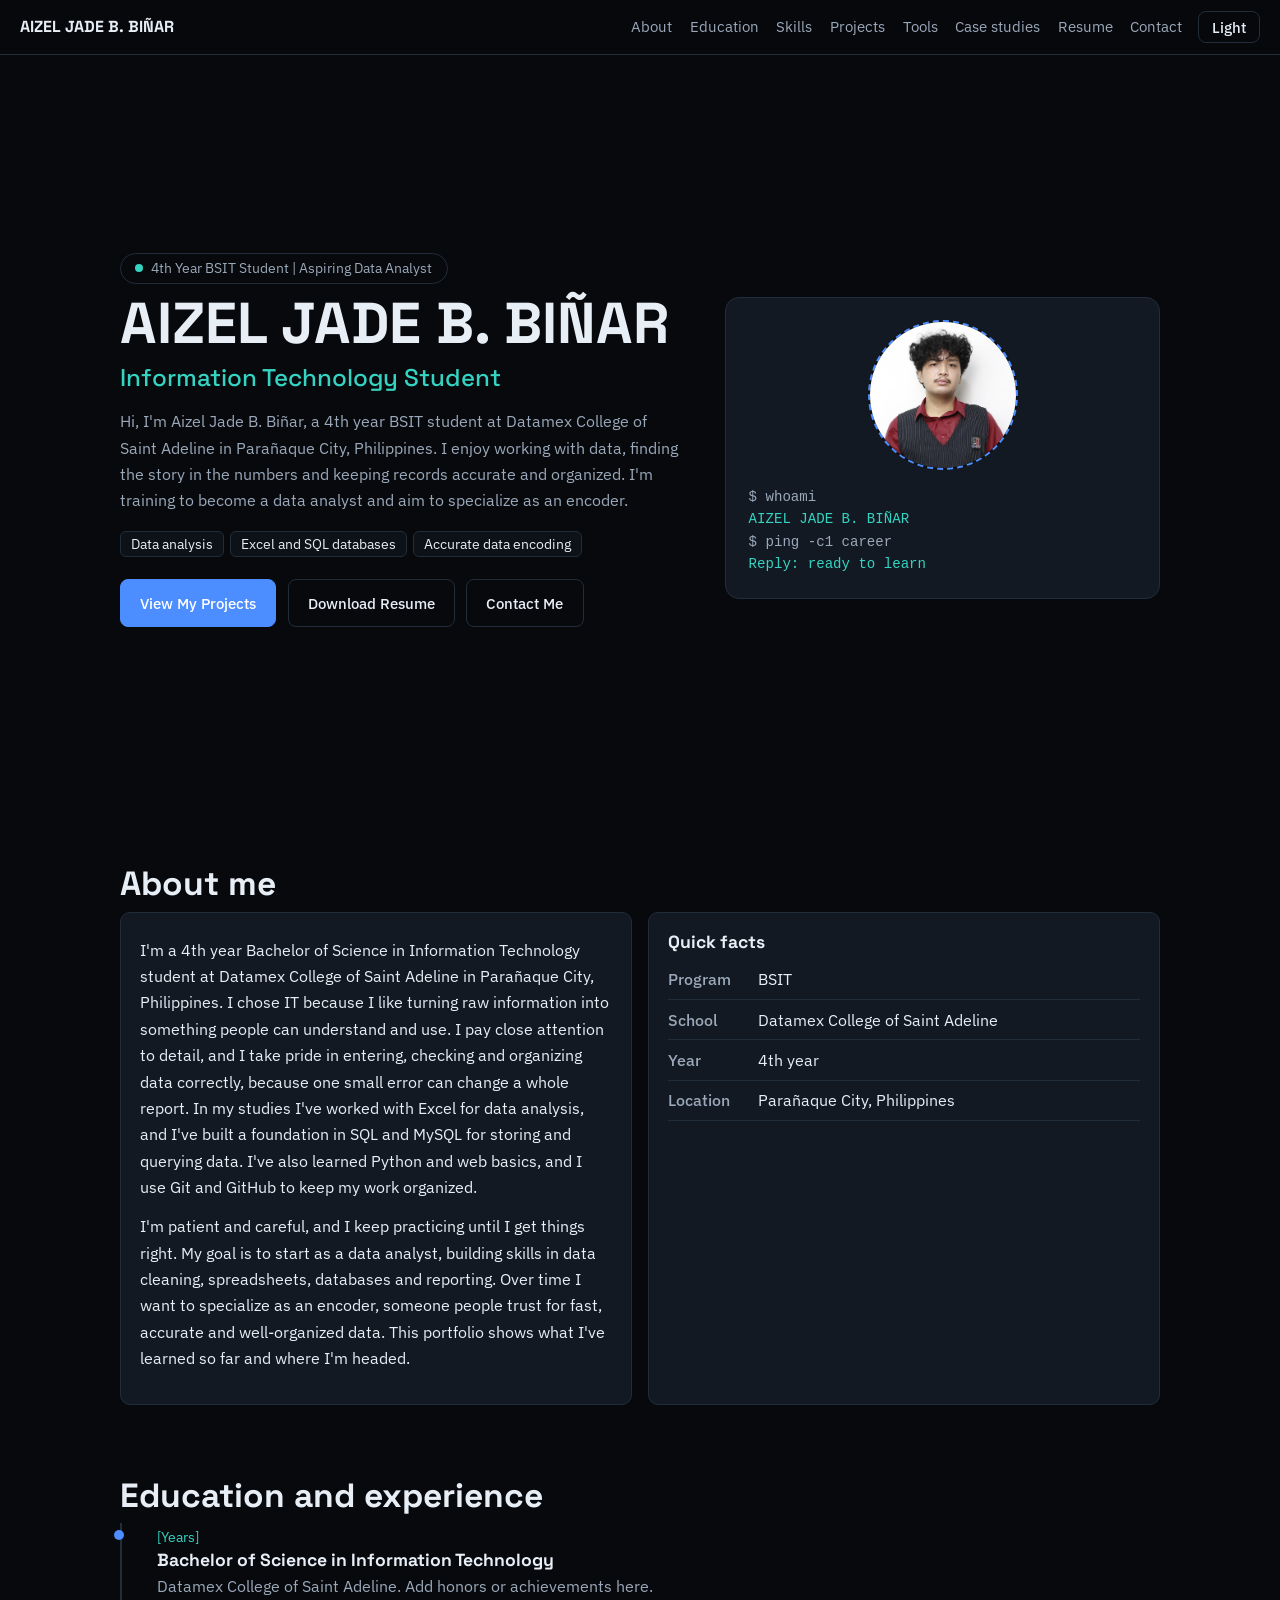
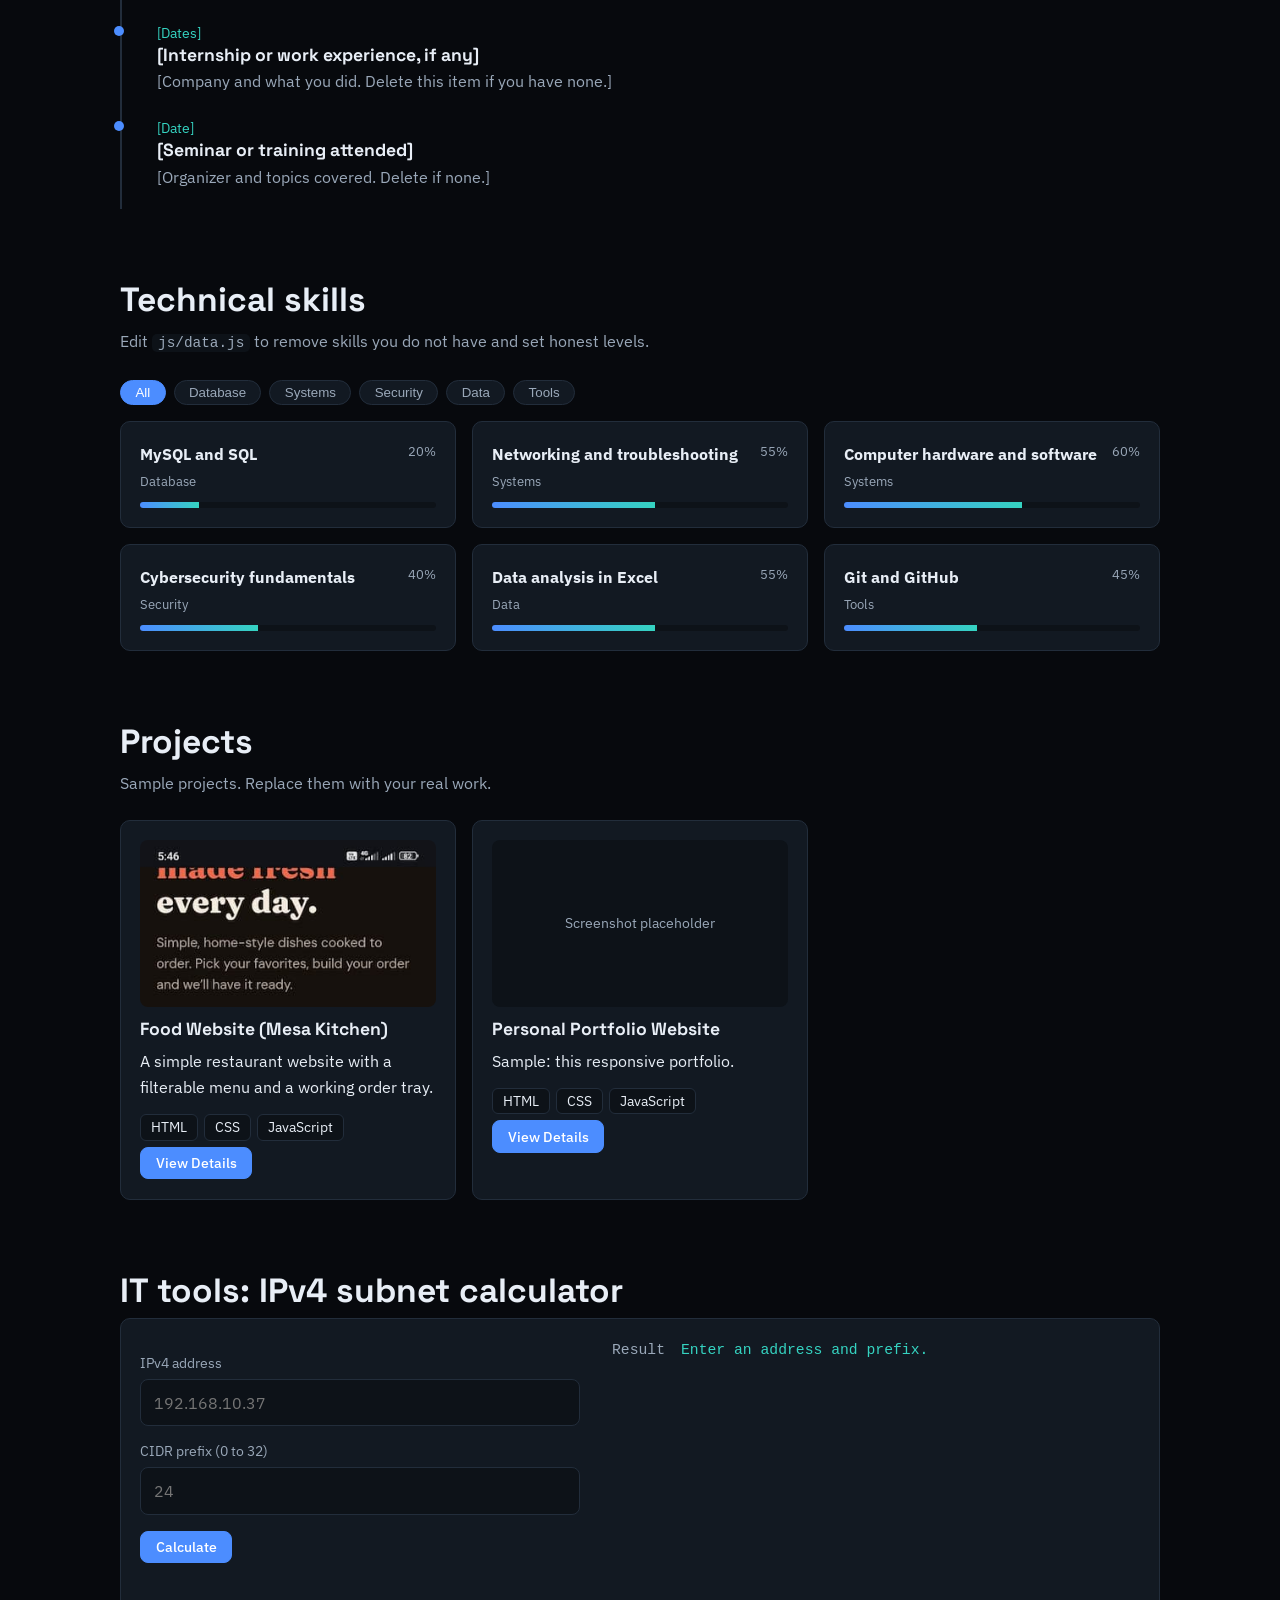
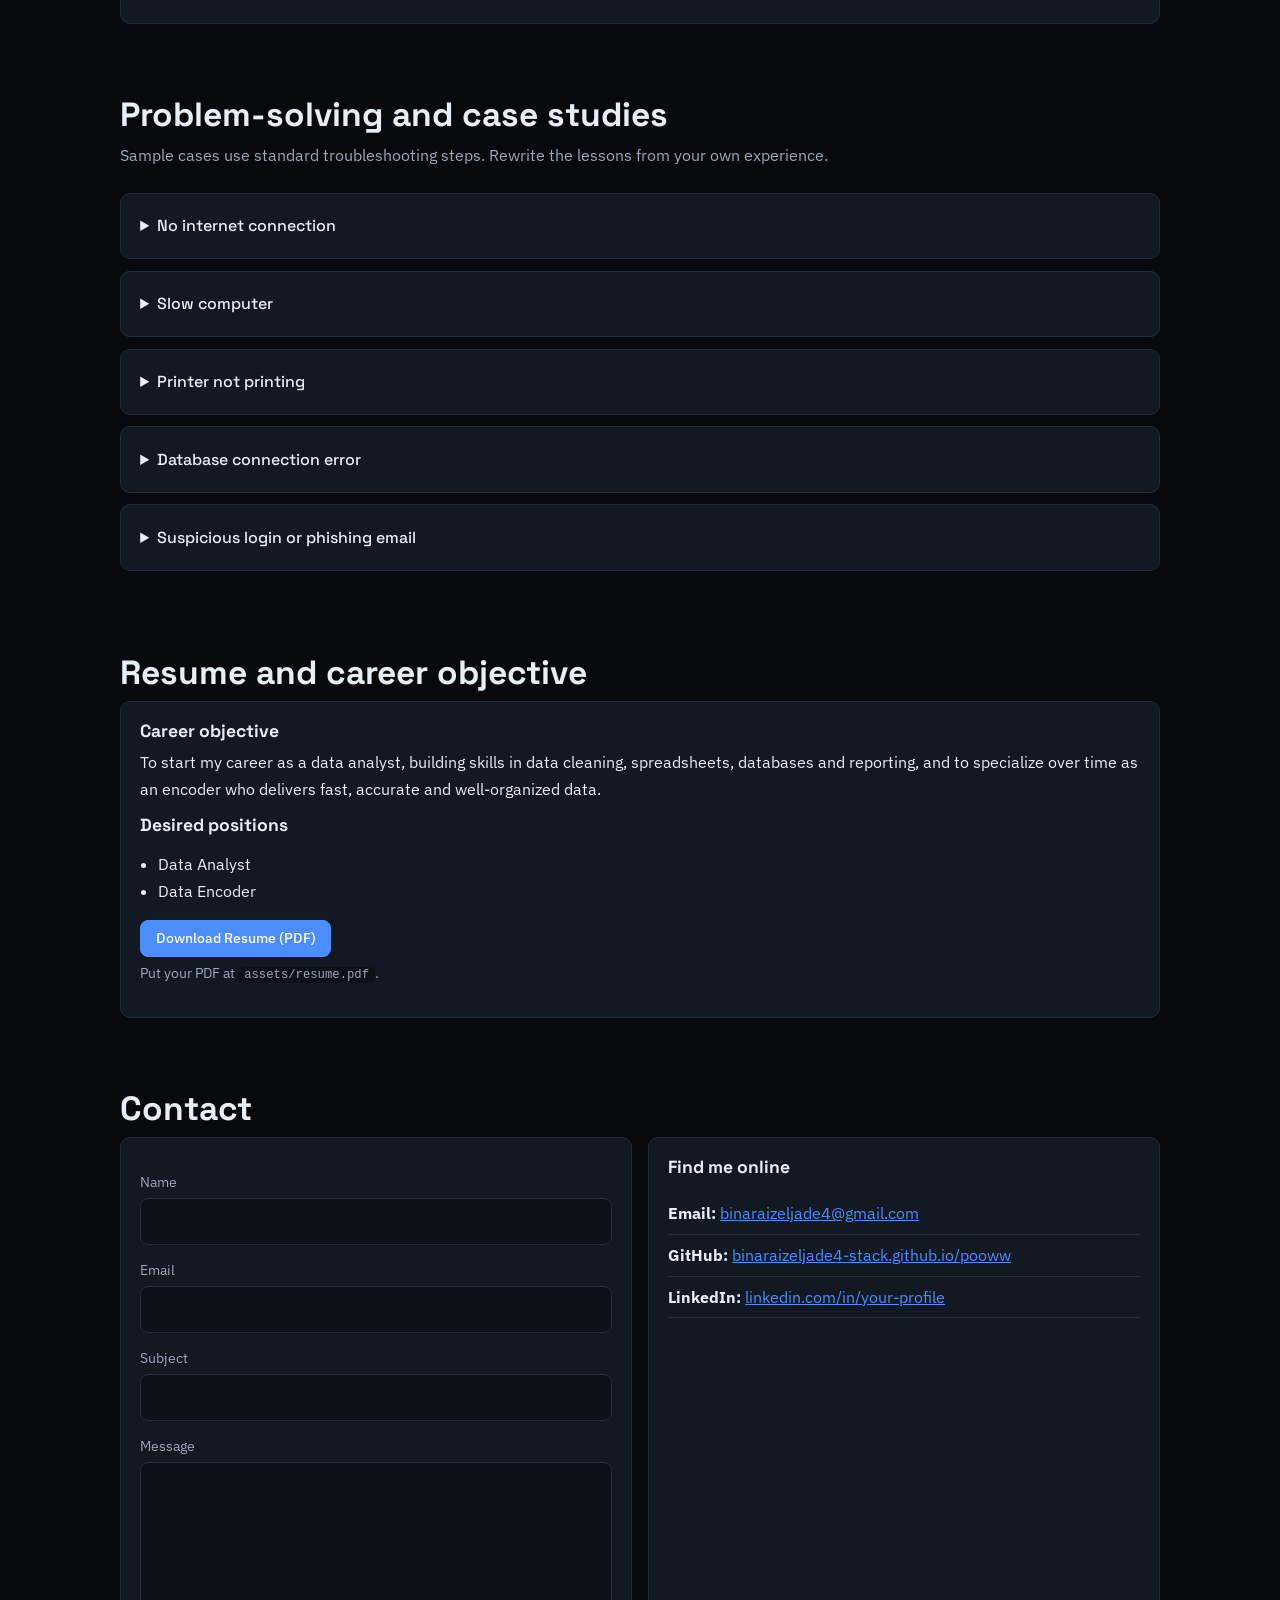
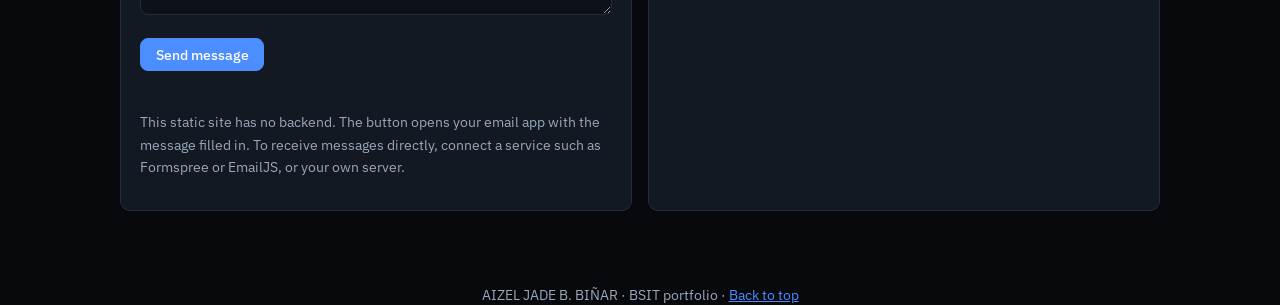
<file: index.html>
<!DOCTYPE html>
<html lang="en" data-theme="dark">
<head>
<meta charset="utf-8">
<meta name="viewport" content="width=device-width, initial-scale=1">
<title>BSIT Student Portfolio</title>
<meta name="description" content="Portfolio of a BSIT student: projects, skills, IT tools and troubleshooting case studies.">
<meta property="og:title" content="BSIT Student Portfolio">
<meta property="og:description" content="Projects, skills, IT tools and troubleshooting case studies.">
<meta name="theme-color" content="#07090d">
<link rel="icon" href="data:image/svg+xml,%3Csvg xmlns=%27http://www.w3.org/2000/svg%27 viewBox=%270 0 32 32%27%3E%3Crect width=%2732%27 height=%2732%27 rx=%276%27 fill=%27%234c8dff%27/%3E%3Ctext x=%2716%27 y=%2722%27 font-size=%2716%27 font-family=%27monospace%27 text-anchor=%27middle%27 fill=%27white%27%3E%3E_%3C/text%3E%3C/svg%3E">
<link rel="preconnect" href="https://fonts.googleapis.com">
<link rel="preconnect" href="https://fonts.gstatic.com" crossorigin>
<link href="https://fonts.googleapis.com/css2?family=IBM+Plex+Sans:wght@400;500&family=Space+Grotesk:wght@500;700&display=swap" rel="stylesheet">
<link rel="stylesheet" href="css/style.css">
</head>
<body>
<a class="skip" href="#main">Skip to content</a>
<header class="nav">
  <a class="brand" href="#home" data-p="name">AIZEL JADE B. BIÑAR</a>
  <button class="burger" id="burger" aria-expanded="false" aria-controls="menu" aria-label="Toggle menu">☰</button>
  <nav id="menu" aria-label="Main">
    <a href="#about">About</a><a href="#education">Education</a><a href="#skills">Skills</a>
    <a href="#projects">Projects</a><a href="#tools">Tools</a>
    <a href="#cases">Case studies</a><a href="#resume">Resume</a><a href="#contact">Contact</a>
  </nav>
  <button class="btn ghost sm" id="theme" aria-label="Switch to light mode">Light</button>
</header>

<main id="main">
<section id="home" class="hero wrap">
  <div>
    <p class="status"><span class="dot"></span><span data-p="status">BSIT Student | Aspiring IT Professional</span></p>
    <h1><span data-p="name">AIZEL JADE B. BIÑAR</span><br><small data-p="title">Information Technology Student</small></h1>
    <p class="lead" data-p="intro">[Write 2 sentences about yourself here: your course, your school, and the kind of IT work you want to do.]</p>
    <p class="chips" id="interests"></p>
    <p class="cta">
      <a class="btn" href="#projects">View My Projects</a>
      <a class="btn ghost" href="assets/resume.pdf" download id="dl">Download Resume</a>
      <a class="btn ghost" href="#contact">Contact Me</a>
    </p>
  </div>
  <div class="term" aria-label="Profile card">
       <div class="avatar"><img src="assets/profile.jpg" alt="Photo of Aizel Jade B. Biñar"></div>
    <pre aria-hidden="true"><span class="c1">$ whoami</span>
<span class="c2" data-p="name">AIZEL JADE B. BIÑAR</span>
<span class="c1">$ ping -c1 career</span>
<span class="c2">Reply: ready to learn</span></pre>
  </div>
</section>

<section id="about" class="wrap">
  <h2>About me</h2>
  <div class="grid two">
    <div class="card"><p data-p="about1">[Background: where you studied, what made you choose IT, and what you enjoy most about it.]</p>
      <p data-p="about2">[Strengths and career goals: what you are good at, and the role you want after graduation.]</p></div>
    <div class="card"><h3>Quick facts</h3><ul class="facts" id="facts"></ul></div>
  </div>
</section>

<section id="education" class="wrap">
  <h2>Education and experience</h2>
  <ol class="timeline" id="timeline"></ol>
</section>

<section id="skills" class="wrap">
  <h2>Technical skills</h2>
  <p class="sub">Edit <code>js/data.js</code> to remove skills you do not have and set honest levels.</p>
  <div class="filters" id="skillFilters" role="group" aria-label="Filter skills"></div>
  <div class="grid three" id="skillGrid"></div>
</section>

<section id="projects" class="wrap">
  <h2>Projects</h2>
  <p class="sub">Sample projects. Replace them with your real work.</p>
  <div class="grid three" id="projectGrid"></div>
</section>

<section id="tools" class="wrap">
  <h2>IT tools: IPv4 subnet calculator</h2>
  <div class="card tool">
    <form id="subnetForm" novalidate>
      <label for="ip">IPv4 address</label>
      <input id="ip" inputmode="decimal" placeholder="192.168.10.37" autocomplete="off" required>
      <label for="cidr">CIDR prefix (0 to 32)</label>
      <input id="cidr" inputmode="numeric" placeholder="24" autocomplete="off" required>
      <button class="btn" type="submit">Calculate</button>
      <p class="err" id="subErr" role="alert"></p>
    </form>
    <dl class="out" id="subOut" aria-live="polite"><dt>Result</dt><dd>Enter an address and prefix.</dd></dl>
  </div>
</section>

<section id="cases" class="wrap">
  <h2>Problem-solving and case studies</h2>
  <p class="sub">Sample cases use standard troubleshooting steps. Rewrite the lessons from your own experience.</p>
  <div id="caseList"></div>
</section>

<section id="resume" class="wrap">
  <h2>Resume and career objective</h2>
  <div class="grid">
    <div class="card"><h3>Career objective</h3><p data-p="objective">[One or two sentences about the role you want and what you offer.]</p>
      <h3>Desired positions</h3><ul id="roles"></ul>
      <a class="btn" href="assets/resume.pdf" download>Download Resume (PDF)</a>
      <p class="note">Put your PDF at <code>assets/resume.pdf</code>.</p></div>
  </div>
</section>

<section id="contact" class="wrap">
  <h2>Contact</h2>
  <div class="grid two">
    <form class="card" id="contactForm" novalidate>
      <label for="cn">Name</label><input id="cn" autocomplete="name" required>
      <label for="ce">Email</label><input id="ce" type="email" autocomplete="email" required>
      <label for="cs">Subject</label><input id="cs" required>
      <label for="cm">Message</label><textarea id="cm" rows="5" required></textarea>
      <button class="btn" type="submit">Send message</button>
      <p class="err" id="cErr" role="alert"></p>
      <p class="note">This static site has no backend. The button opens your email app with the message filled in. To receive messages directly, connect a service such as Formspree or EmailJS, or your own server.</p>
    </form>
    <div class="card"><h3>Find me online</h3><ul class="links" id="links"></ul></div>
  </div>
</section>
</main>

<footer class="wrap"><span data-p="name">AIZEL JADE B. BIÑAR</span> · BSIT portfolio · <a href="#home">Back to top</a></footer>

<dialog id="dlg" aria-labelledby="dlgTitle"><button class="x" id="dlgX" aria-label="Close">×</button><div id="dlgBody"></div></dialog>
<script src="js/data.js"></script>
<script src="js/main.js"></script>
</body>
</html>
</file>
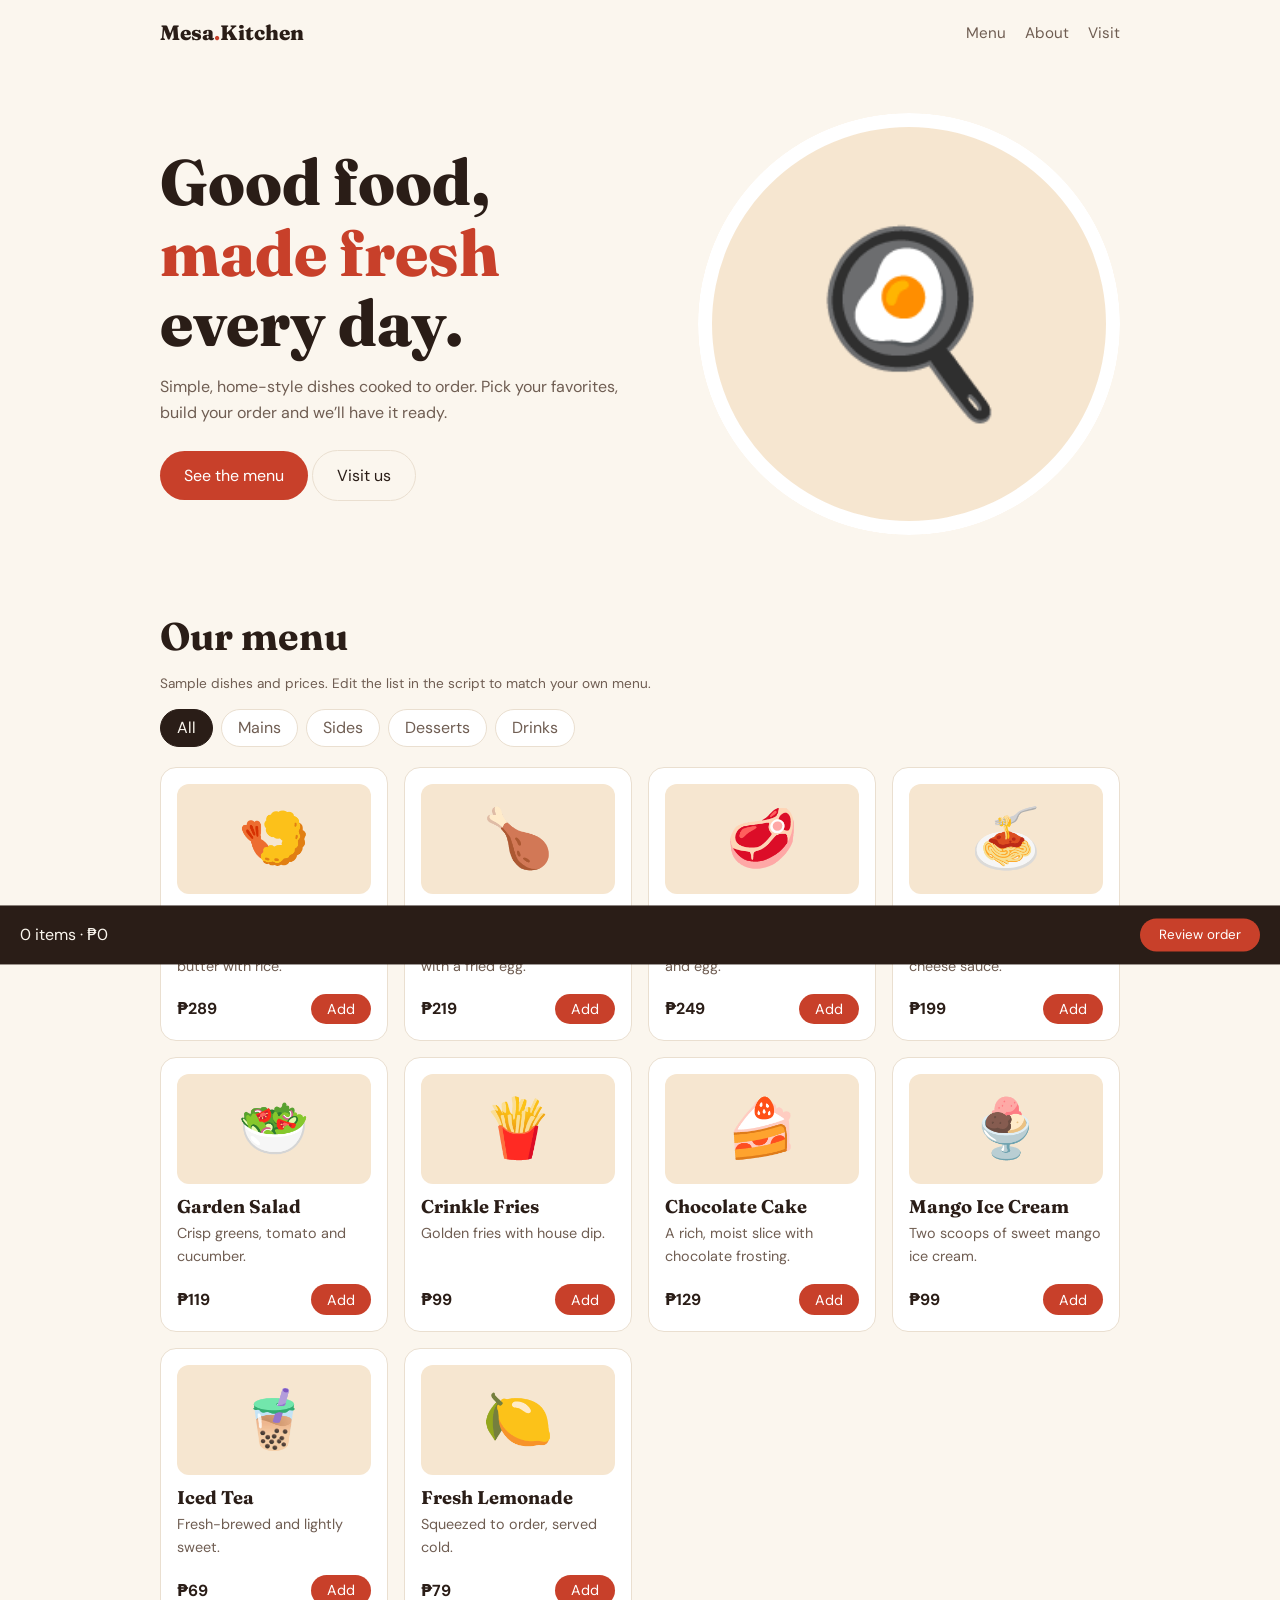
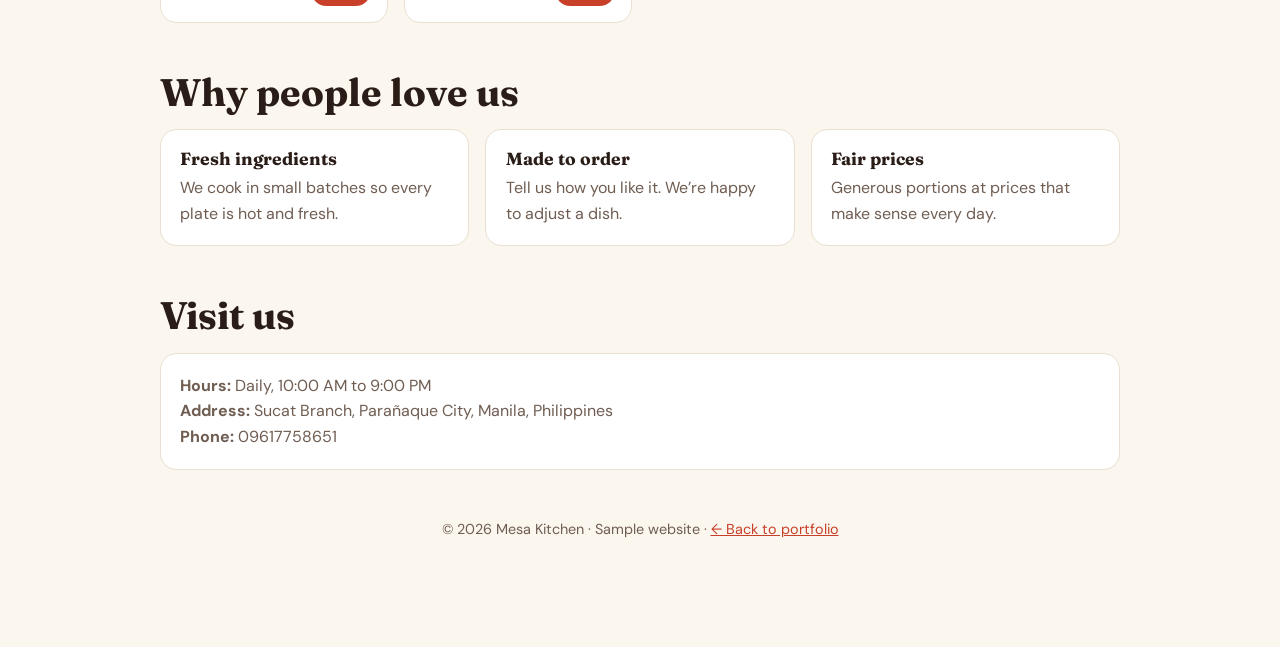
<file: projects/food-website/index.html>
<!DOCTYPE html>
<html lang="en">
<head>
<meta charset="utf-8">
<meta name="viewport" content="width=device-width, initial-scale=1, viewport-fit=cover">
<title>Mesa Kitchen | Home-style food</title>
<link href="https://fonts.googleapis.com/css2?family=DM+Sans:wght@400;500;700&family=Fraunces:wght@600;800&display=swap" rel="stylesheet">
<style>
:root{--bg:#fbf6ee;--surface:#fff;--ink:#2a1d17;--muted:#6f5d52;--line:#eadfd0;--accent:#c8402a;--on:#fff;--tile:#f6e6d0;box-sizing:border-box;padding-top:env(safe-area-inset-top,0px);padding-bottom:env(safe-area-inset-bottom,0px)}
@media (prefers-color-scheme:dark){:root:not([data-theme="light"]){--bg:#17110e;--surface:#211812;--ink:#f6ebdf;--muted:#b9a698;--line:#3a2c23;--accent:#ee6a4f;--on:#1a0e09;--tile:#2d2119}}
:root[data-theme="dark"]{--bg:#17110e;--surface:#211812;--ink:#f6ebdf;--muted:#b9a698;--line:#3a2c23;--accent:#ee6a4f;--on:#1a0e09;--tile:#2d2119}
*{box-sizing:border-box}html{scroll-behavior:smooth}
body{margin:0;background:var(--bg);color:var(--ink);font:16px/1.6 "DM Sans",system-ui,sans-serif;padding-bottom:90px}
h1,h2,h3{font-family:Fraunces,Georgia,serif;line-height:1.1;margin:0}
.wrap{max-width:1000px;margin:0 auto;padding:0 1.25rem}
header{display:flex;align-items:center;justify-content:space-between;padding:1rem 1.25rem;max-width:1000px;margin:0 auto}
.logo{font-family:Fraunces,Georgia,serif;font-weight:800;font-size:1.3rem}.logo b{color:var(--accent)}
nav a{color:var(--muted);text-decoration:none;margin-left:1.2rem;font-size:.95rem}nav a:hover{color:var(--ink)}
.hero{display:grid;grid-template-columns:1.2fr 1fr;gap:2rem;align-items:center;padding:3rem 1.25rem 2rem;max-width:1000px;margin:0 auto}
.hero h1{font-size:clamp(2.4rem,6vw,4rem);font-weight:800}.hero h1 em{color:var(--accent);font-style:normal}
.hero p{color:var(--muted);max-width:44ch;margin:1rem 0 1.5rem}
.btn{display:inline-block;background:var(--accent);color:var(--on);border:0;border-radius:99px;padding:.75rem 1.5rem;font:700 1rem inherit;font-family:inherit;text-decoration:none;cursor:pointer;transition:transform .15s}
.btn:hover{transform:translateY(-2px)}.btn.alt{background:transparent;color:var(--ink);border:1.5px solid var(--line)}
.plate{aspect-ratio:1;border-radius:50%;background:var(--tile);display:grid;place-items:center;font-size:clamp(6rem,18vw,11rem);box-shadow:inset 0 0 0 14px var(--surface)}
section{padding:3rem 0 0}h2{font-size:clamp(1.8rem,4vw,2.4rem);margin-bottom:1rem}
.tabs{display:flex;flex-wrap:wrap;gap:.5rem;margin-bottom:1.2rem}
.tabs button{background:var(--surface);color:var(--muted);border:1.5px solid var(--line);border-radius:99px;padding:.35rem 1rem;font:inherit;cursor:pointer}
.tabs button[aria-pressed="true"]{background:var(--ink);color:var(--bg);border-color:var(--ink)}
.menu{display:grid;grid-template-columns:repeat(auto-fill,minmax(220px,1fr));gap:1rem}
.dish{background:var(--surface);border:1px solid var(--line);border-radius:16px;padding:1rem;display:flex;flex-direction:column;transition:transform .2s,box-shadow .2s}
.dish:hover{transform:translateY(-4px);box-shadow:0 10px 24px rgba(0,0,0,.12)}
.emo{height:110px;border-radius:12px;background:var(--tile);display:grid;place-items:center;font-size:3.6rem;margin-bottom:.8rem}
.dish h3{font-size:1.15rem}.dish p{color:var(--muted);font-size:.9rem;margin:.3rem 0 1rem;flex:1}
.row{display:flex;justify-content:space-between;align-items:center}.price{font-weight:700}
.dish .btn{padding:.4rem 1rem;font-size:.9rem}
.about{display:grid;grid-template-columns:repeat(3,1fr);gap:1rem}
.card{background:var(--surface);border:1px solid var(--line);border-radius:16px;padding:1.2rem}
.card h3{font-size:1.1rem;margin-bottom:.4rem}.card p{margin:0;color:var(--muted)}
footer{text-align:center;color:var(--muted);padding:3rem 1.25rem 1rem;font-size:.9rem}
.bar{position:fixed;left:0;right:0;bottom:0;display:flex;justify-content:space-between;align-items:center;gap:1rem;background:var(--ink);color:var(--bg);padding:.8rem 1.25rem calc(.8rem + env(safe-area-inset-bottom,0px));transform:translateY(110%);transition:transform .3s}
.bar.show{transform:none}.bar .btn{background:var(--accent);color:var(--on);padding:.5rem 1.2rem}
dialog{background:var(--surface);color:var(--ink);border:1px solid var(--line);border-radius:18px;width:min(460px,92vw);padding:1.4rem}
dialog::backdrop{background:rgba(0,0,0,.6)}
.line{display:flex;justify-content:space-between;align-items:center;gap:.6rem;padding:.55rem 0;border-bottom:1px solid var(--line)}
.qty button{width:28px;height:28px;border-radius:50%;border:1.5px solid var(--line);background:none;color:var(--ink);cursor:pointer;font-size:1rem}
.qty span{display:inline-block;min-width:24px;text-align:center}
.total{display:flex;justify-content:space-between;font-weight:700;font-size:1.1rem;margin:1rem 0}
.note{color:var(--muted);font-size:.85rem}
:focus-visible{outline:2px solid var(--accent);outline-offset:2px}
@media(max-width:720px){.hero,.about{grid-template-columns:1fr}.plate{max-width:240px;margin:0 auto}nav a:not(:last-child){display:none}}
@media(prefers-reduced-motion:reduce){*{transition:none!important;scroll-behavior:auto!important}}
</style>
</head>
<body>
<header><span class="logo">Mesa<b>.</b>Kitchen</span><nav><a href="#menu">Menu</a><a href="#about">About</a><a href="#visit">Visit</a></nav></header>

<div class="hero">
  <div>
    <h1>Good food,<br><em>made fresh</em> every day.</h1>
    <p>Simple, home-style dishes cooked to order. Pick your favorites, build your order and we’ll have it ready.</p>
    <a class="btn" href="#menu">See the menu</a> <a class="btn alt" href="#visit">Visit us</a>
  </div>
  <div class="plate" role="img" aria-label="A bowl of rice with a fried egg">🍳</div>
</div>

<main class="wrap">
  <section id="menu">
    <h2>Our menu</h2>
    <p class="note">Sample dishes and prices. Edit the list in the script to match your own menu.</p>
    <div class="tabs" id="tabs" role="group" aria-label="Menu categories"></div>
    <div class="menu" id="menuGrid"></div>
  </section>

  <section id="about">
    <h2>Why people love us</h2>
    <div class="about">
      <div class="card"><h3>Fresh ingredients</h3><p>We cook in small batches so every plate is hot and fresh.</p></div>
      <div class="card"><h3>Made to order</h3><p>Tell us how you like it. We’re happy to adjust a dish.</p></div>
      <div class="card"><h3>Fair prices</h3><p>Generous portions at prices that make sense every day.</p></div>
    </div>
  </section>

  <section id="visit">
    <h2>Visit us</h2>
    <div class="card"><p><b>Hours:</b> Daily, 10:00 AM to 9:00 PM<br><b>Address:</b> Sucat Branch, Parañaque City, Manila, Philippines<br><b>Phone:</b> 09617758651</p></div>
  </section>
</main>
<footer>© 2026 Mesa Kitchen · Sample website · <a href="../../" style="color:var(--accent)">← Back to portfolio</a></footer>

<div class="bar" id="bar"><span id="barText"></span><button class="btn" id="review">Review order</button></div>
<dialog id="dlg" aria-labelledby="dt"><h2 id="dt">Your order</h2><div id="lines"></div><div class="total"><span>Total</span><span id="tot"></span></div><p class="note" id="msg">This is a demo: placing an order does not send it anywhere.</p><div class="row"><button class="btn alt" id="close">Keep browsing</button><button class="btn" id="place">Place order</button></div></dialog>

<script>
const MENU=[
{n:"Garlic Butter Shrimp",d:"Pan-seared shrimp in garlic butter with rice.",p:289,c:"Mains",e:"🍤"},
{n:"Crispy Chicken Bowl",d:"Crunchy chicken over rice with a fried egg.",p:219,c:"Mains",e:"🍗"},
{n:"Beef Rice Plate",d:"Tender sliced beef, garlic rice and egg.",p:249,c:"Mains",e:"🥩"},
{n:"Creamy Carbonara",d:"Pasta in a rich egg and cheese sauce.",p:199,c:"Mains",e:"🍝"},
{n:"Garden Salad",d:"Crisp greens, tomato and cucumber.",p:119,c:"Sides",e:"🥗"},
{n:"Crinkle Fries",d:"Golden fries with house dip.",p:99,c:"Sides",e:"🍟"},
{n:"Chocolate Cake",d:"A rich, moist slice with chocolate frosting.",p:129,c:"Desserts",e:"🍰"},
{n:"Mango Ice Cream",d:"Two scoops of sweet mango ice cream.",p:99,c:"Desserts",e:"🍨"},
{n:"Iced Tea",d:"Fresh-brewed and lightly sweet.",p:69,c:"Drinks",e:"🧋"},
{n:"Fresh Lemonade",d:"Squeezed to order, served cold.",p:79,c:"Drinks",e:"🍋"}
];
const peso=n=>"₱"+n.toLocaleString();
const $=s=>document.querySelector(s);
const cats=["All",...new Set(MENU.map(m=>m.c))];
const cart={};
let cat="All";
function drawMenu(){
  $("#tabs").innerHTML=cats.map(c=>`<button aria-pressed="${c===cat}" data-c="${c}">${c}</button>`).join("");
  $("#menuGrid").innerHTML=MENU.map((m,i)=>({m,i})).filter(x=>cat==="All"||x.m.c===cat).map(({m,i})=>`<article class="dish"><div class="emo" role="img" aria-label="${m.n}">${m.e}</div><h3>${m.n}</h3><p>${m.d}</p><div class="row"><span class="price">${peso(m.p)}</span><button class="btn" data-add="${i}">Add</button></div></article>`).join("");
}
function totals(){let q=0,t=0;for(const i in cart){q+=cart[i];t+=cart[i]*MENU[i].p}return{q,t}}
function sync(){
  const {q,t}=totals();
  $("#bar").classList.toggle("show",q>0);
  $("#barText").textContent=q+(q===1?" item · ":" items · ")+peso(t);
  $("#lines").innerHTML=Object.keys(cart).map(i=>`<div class="line"><span>${MENU[i].n}<br><small class="note">${peso(MENU[i].p)} each</small></span><span class="qty"><button data-dec="${i}" aria-label="Remove one ${MENU[i].n}">−</button><span>${cart[i]}</span><button data-inc="${i}" aria-label="Add one ${MENU[i].n}">+</button></span></div>`).join("")||"<p class=\"note\">Your order is empty.</p>";
  $("#tot").textContent=peso(t);
  $("#place").disabled=q===0;
}
$("#tabs").onclick=e=>{if(e.target.dataset.c){cat=e.target.dataset.c;drawMenu()}};
$("#menuGrid").onclick=e=>{const i=e.target.dataset.add;if(i===undefined)return;cart[i]=(cart[i]||0)+1;sync()};
$("#review").onclick=()=>{$("#msg").textContent="This is a demo: placing an order does not send it anywhere.";sync();$("#dlg").showModal()};
$("#close").onclick=()=>$("#dlg").close();
$("#lines").onclick=e=>{const d=e.target.dataset;if(d.inc!==undefined)cart[d.inc]++;if(d.dec!==undefined&&--cart[d.dec]<=0)delete cart[d.dec];sync()};
$("#place").onclick=()=>{for(const i in cart)delete cart[i];sync();$("#msg").textContent="Thank you! Your demo order was placed.";};
drawMenu();sync();
</script>
</body>
</html>
</file>
<file: css/style.css>
:root{--bg:#07090d;--bg2:#0d1218;--card:#121922;--line:#222d3b;--text:#e8eef6;--muted:#9aa8b9;--blue:#4c8dff;--teal:#35d3c1;--r:10px}
[data-theme=light]{--bg:#f5f7fa;--bg2:#e9eef4;--card:#fff;--line:#d3dbe5;--text:#121a24;--muted:#4b5a6c;--blue:#1f5fd6;--teal:#08796d}
*{box-sizing:border-box}html{scroll-behavior:smooth;scroll-padding-top:70px}
body{margin:0;background:var(--bg);color:var(--text);font:16px/1.65 "IBM Plex Sans",system-ui,sans-serif;transition:background .3s,color .3s}
h1,h2,h3,.brand{font-family:"Space Grotesk",system-ui,sans-serif;line-height:1.15}
h2{font-size:clamp(1.6rem,3vw,2.1rem);margin:0 0 .5rem}h3{font-size:1.1rem;margin:0 0 .5rem}
a{color:var(--blue)}code{background:var(--bg2);padding:1px 6px;border-radius:5px;font-size:.9em}
.wrap{max-width:1080px;margin:0 auto;padding:4.5rem 1.25rem 0}
.skip{position:absolute;left:-999px}.skip:focus{left:8px;top:8px;background:var(--blue);color:#fff;padding:8px 12px;z-index:99}
:focus-visible{outline:2px solid var(--teal);outline-offset:2px}
.nav{position:sticky;top:0;z-index:20;display:flex;align-items:center;gap:1rem;padding:.7rem 1.25rem;background:color-mix(in srgb,var(--bg) 88%,transparent);backdrop-filter:blur(10px);border-bottom:1px solid var(--line)}
.brand{font-weight:700;text-decoration:none;color:var(--text);margin-right:auto}
nav{display:flex;gap:1.1rem}nav a{color:var(--muted);text-decoration:none;font-size:.92rem;transition:color .2s}nav a:hover{color:var(--text)}
.burger{display:none;background:none;border:1px solid var(--line);color:var(--text);border-radius:8px;font-size:1.2rem;padding:2px 10px;cursor:pointer}
.btn{display:inline-block;background:var(--blue);color:#fff;border:1px solid var(--blue);padding:.65rem 1.2rem;border-radius:8px;font-size:.95rem;font-weight:500;font-family:inherit;text-decoration:none;cursor:pointer;transition:transform .15s,background .2s}
.btn:hover{transform:translateY(-2px)}.btn.ghost{background:transparent;color:var(--text);border-color:var(--line)}.btn.ghost:hover{border-color:var(--blue)}.btn.sm{padding:.3rem .8rem}
.hero{display:grid;grid-template-columns:1.3fr 1fr;gap:2.5rem;align-items:center;min-height:82vh;padding-top:3rem}
.hero h1{font-size:clamp(2.2rem,5vw,3.6rem);margin:.4rem 0 1rem}.hero h1 small{display:block;font-size:.42em;color:var(--teal);font-weight:500;margin-top:.5rem}
.lead{color:var(--muted);max-width:56ch}.status{display:inline-flex;align-items:center;gap:.5rem;border:1px solid var(--line);border-radius:99px;padding:.2rem .9rem;font-size:.85rem;color:var(--muted);margin:0}
.dot{width:8px;height:8px;border-radius:50%;background:var(--teal);box-shadow:0 0 0 0 var(--teal);animation:pulse 2s infinite}
@keyframes pulse{70%{box-shadow:0 0 0 8px transparent}}
.chips span,.tags span{display:inline-block;border:1px solid var(--line);background:var(--bg2);border-radius:6px;padding:1px 10px;margin:0 6px 6px 0;font-size:.85rem}
.cta{display:flex;flex-wrap:wrap;gap:.7rem}
.term{background:var(--card);border:1px solid var(--line);border-radius:14px;padding:1.4rem;text-align:center}
.avatar{width:150px;height:150px;border-radius:50%;margin:0 auto 1rem;display:grid;place-items:center;background:var(--bg2);border:2px dashed var(--blue);color:var(--muted);font-size:.85rem;overflow:hidden}
.avatar img{width:100%;height:100%;object-fit:cover}
.term pre{text-align:left;margin:0;font:.88rem/1.6 ui-monospace,Consolas,monospace;white-space:pre-wrap}
.c1{color:var(--muted)}.c2{color:var(--teal)}
.term pre span{opacity:0;animation:type .01s forwards}.term pre span:nth-child(1){animation-delay:.3s}.term pre span:nth-child(2){animation-delay:.9s}.term pre span:nth-child(3){animation-delay:1.5s}.term pre span:nth-child(4){animation-delay:2.1s}
@keyframes type{to{opacity:1}}
.sub{color:var(--muted);margin:0 0 1.5rem}
.grid{display:grid;gap:1rem}.two{grid-template-columns:repeat(2,1fr)}.three{grid-template-columns:repeat(auto-fill,minmax(250px,1fr))}
.card{background:var(--card);border:1px solid var(--line);border-radius:var(--r);padding:1.2rem;transition:border-color .2s,transform .2s}
.grid.three .card:hover{border-color:var(--blue);transform:translateY(-3px)}
.facts{list-style:none;margin:0;padding:0}.facts li{padding:.4rem 0;border-bottom:1px solid var(--line)}.facts b{display:inline-block;min-width:90px;color:var(--muted);font-weight:500}
.timeline{list-style:none;margin:0;padding:0 0 0 1.2rem;border-left:2px solid var(--line)}
.timeline li{position:relative;padding:0 0 1.2rem 1rem}.timeline li::before{content:"";position:absolute;left:-1.7rem;top:.45rem;width:10px;height:10px;border-radius:50%;background:var(--blue)}
.timeline time{color:var(--teal);font-size:.85rem}.timeline h3{margin:0}.timeline p{margin:.2rem 0 0;color:var(--muted)}
.filters{display:flex;flex-wrap:wrap;gap:.5rem;margin-bottom:1rem}.filters button{background:var(--card);color:var(--muted);border:1px solid var(--line);border-radius:99px;padding:.25rem .9rem;cursor:pointer}
.filters button[aria-pressed=true]{background:var(--blue);color:#fff;border-color:var(--blue)}
.bar{height:6px;background:var(--bg2);border-radius:9px;overflow:hidden;margin-top:.5rem}.bar i{display:block;height:100%;background:linear-gradient(90deg,var(--blue),var(--teal));transition:width 1s}
.skill small{color:var(--muted)}.skill .row{display:flex;justify-content:space-between}
.shot{aspect-ratio:16/9;background:var(--bg2);border-radius:8px;display:grid;place-items:center;color:var(--muted);font-size:.85rem;margin-bottom:.8rem;overflow:hidden}
.shot img{width:100%;height:100%;object-fit:cover}
.card p{margin:.3rem 0 .8rem}.card .btn{font-size:.85rem;padding:.4rem .9rem}
button.card{text-align:left;color:inherit;font:inherit;cursor:pointer;width:100%}
label{display:block;margin:.8rem 0 .25rem;font-size:.9rem;color:var(--muted)}
input,textarea{width:100%;background:var(--bg2);color:var(--text);border:1px solid var(--line);border-radius:8px;padding:.6rem .8rem;font:inherit}
input:focus,textarea:focus{border-color:var(--blue);outline:none}
form .btn{margin-top:1rem}.err{color:#ff6b6b;min-height:1.4em;margin:.5rem 0 0}.ok{color:var(--teal)}.note{font-size:.85rem;color:var(--muted)}
.tool{display:grid;grid-template-columns:1fr 1.2fr;gap:2rem}
.out{margin:0;display:grid;grid-template-columns:auto 1fr;gap:.35rem 1rem;align-content:start;font-family:ui-monospace,Consolas,monospace;font-size:.92rem}
.out dt{color:var(--muted)}.out dd{margin:0;color:var(--teal);word-break:break-all}
details.card{margin-bottom:.7rem}summary{cursor:pointer;font-weight:500;font-family:"Space Grotesk",sans-serif}
details h4{margin:.9rem 0 .2rem;color:var(--teal);font-size:.9rem}details p{margin:0;color:var(--muted)}
ul{padding-left:1.1rem}.links{list-style:none;padding:0}.links li{padding:.45rem 0;border-bottom:1px solid var(--line)}
footer{text-align:center;color:var(--muted);padding-bottom:3rem;font-size:.9rem}
dialog{background:var(--card);color:var(--text);border:1px solid var(--line);border-radius:14px;max-width:min(680px,92vw);width:100%;padding:1.6rem}
dialog::backdrop{background:rgba(0,0,0,.7)}.x{position:absolute;right:12px;top:8px;background:none;border:0;color:var(--text);font-size:1.8rem;cursor:pointer}
dialog img{max-width:100%;border-radius:8px}
@media(max-width:820px){
  .hero,.two,.tool{grid-template-columns:1fr}.hero{min-height:0}
  .burger{display:block}nav{display:none;position:absolute;top:100%;left:0;right:0;flex-direction:column;background:var(--bg);padding:1rem 1.25rem;border-bottom:1px solid var(--line)}nav.open{display:flex}
}
@media(prefers-reduced-motion:reduce){*{animation:none!important;transition:none!important;scroll-behavior:auto!important}.term pre span{opacity:1}}
</file>
